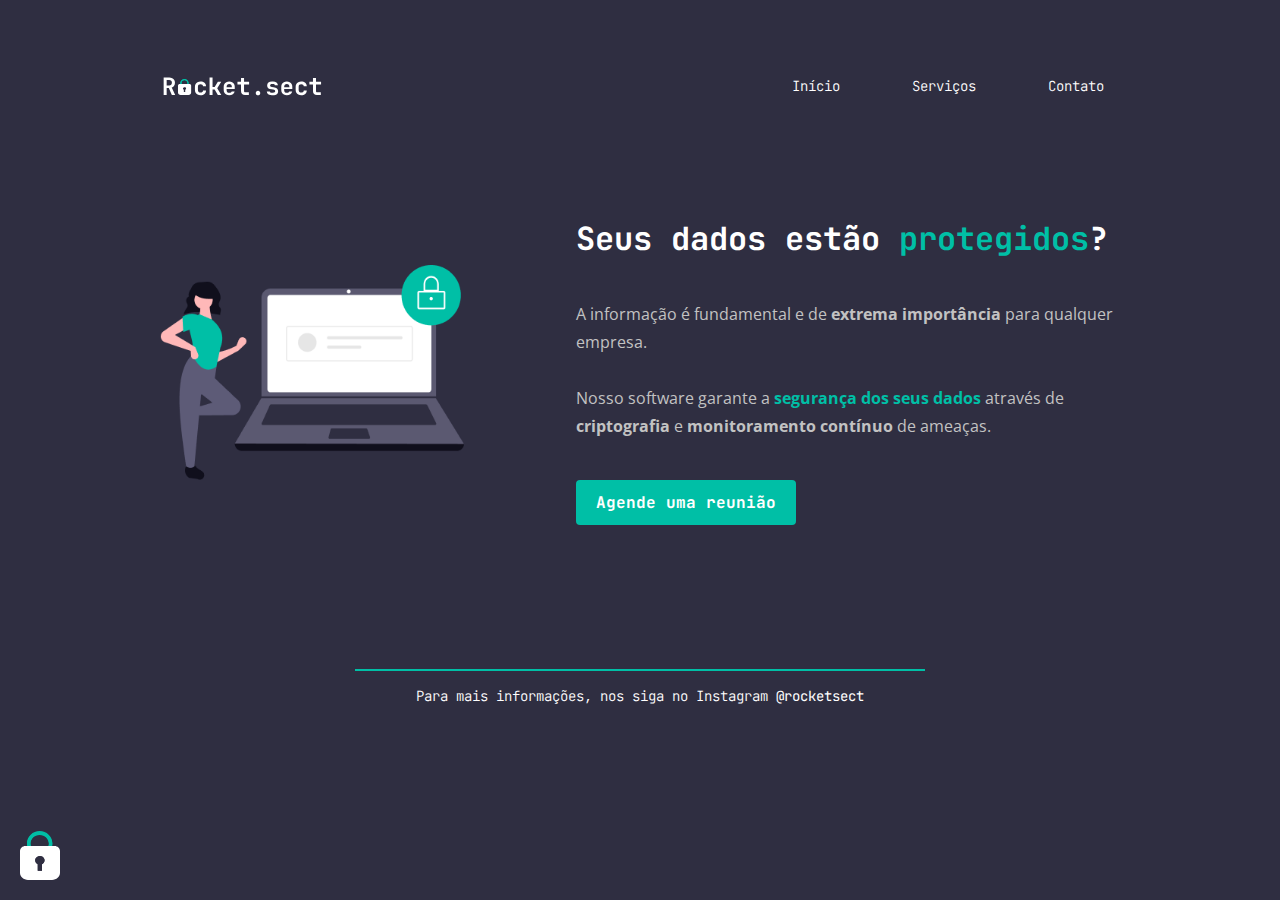
<file: learning-html-css/rocket-sect/index.html>
<!DOCTYPE html>
<html lang="pt-br">
<head>
  <link rel="preconnect" href="https://fonts.googleapis.com">
  <meta charset="UTF-8">
  <meta name="viewport" content="width=device-width, initial-scale=1.0">
  <title>Rocket.Sect</title>
  <link rel="preconnect" href="https://fonts.gstatic.com" crossorigin>
  <link href="https://fonts.googleapis.com/css2?family=JetBrains+Mono:wght@300;700&family=Open+Sans:wght@400;700&display=swap" rel="stylesheet">
  <link rel="stylesheet" href="style.css">
  <link rel="shortcut icon" href="images/padlock.svg" type="image/x-icon">
</head>
<body>
  <div id="page">
    <nav>
      <a href="#"><img id="logo" src="images/logo.svg" alt="Logo Rocket Sect"></a>
      <ul id="menu">
        <li><a href="#">Início</a></li>
        <li><a href="#">Serviços</a></li>
        <li><a href="#">Contato</a></li>
      </ul>
    </nav>
    <main>
      <img id="hero-image" src="images/img1.png" alt="Mulher perto de um notebook com um cadeado de segurança">
      <section class="text">
        <h1>Seus dados estão <span>protegidos</span>?</h1>
        <p>
          A informação é fundamental e de <strong>extrema importância</strong> para qualquer empresa.
          <br/>
          <br/>
          Nosso software garante a <span><strong>segurança dos seus dados</strong></span> através de <strong>criptografia</strong> e <strong>monitoramento contínuo</strong> de ameaças.
        </p>
        <button>
          Agende uma reunião
        </button>
      </section>
    </main>
    <footer>
      <div id="line">
      </div>
      <p>
        Para mais informações, nos siga no Instagram <span><a href="https://instagram.com/rocketsect"><strong>@rocketsect</strong></span></a>
      </p>
      <img id="padlock" src="images/padlock.svg" alt="Símbolo de um cadeado">
    </footer>
  </div>
</body>
</html>
</file>
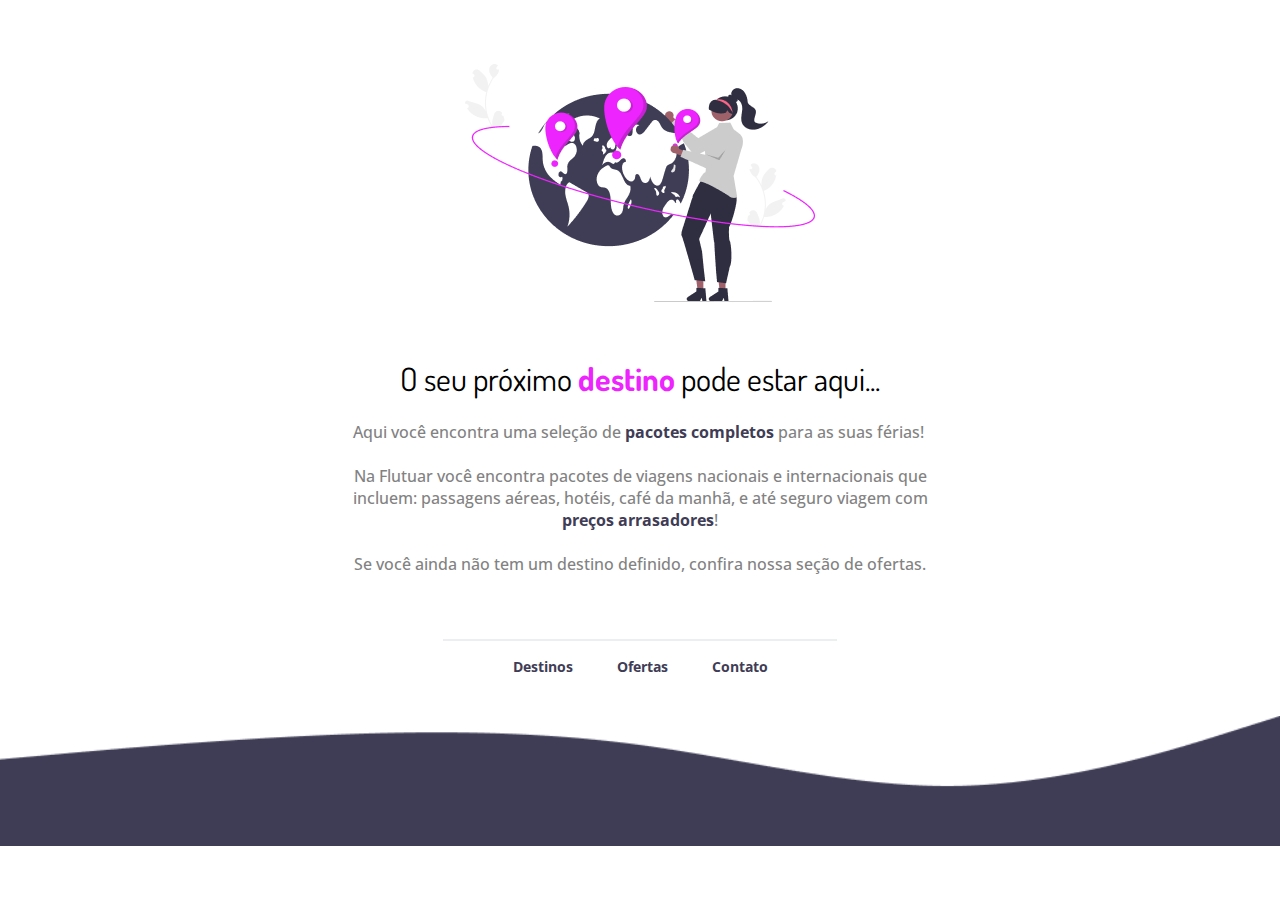
<file: learning-html-css/rocketseat-challenge-01-extra/index.html>
<!DOCTYPE html>
<html lang="pt-br">
  <head>
    <link rel="preconnect" href="https://fonts.googleapis.com">
    <link rel="preconnect" href="https://fonts.gstatic.com" crossorigin>
    <meta charset="UTF-8">
    <meta name="viewport" content="width=device-width, initial-scale=1.0">
    <link rel="shortcut icon" href="images/favicon.png" type="image/x-icon">
    <link rel="stylesheet" href="style.css">
    <link href="https://fonts.googleapis.com/css2?family=Dosis:wght@500;700&family=Open+Sans:wght@400;700&display=swap" rel="stylesheet">
    <title>Flutuar.com | Pacotes completos para suas férias</title>
  </head>
  <body>
    <div id="hero">
      <img src="images/img1.png" alt="Ilustração de uma mulher colocando pontos em um globo representando o Planeta Terra">
      <h1>O seu próximo <span>destino</span> pode estar aqui...</h1>
      <p>
        Aqui você encontra uma seleção de <strong><span>pacotes completos</span></strong> para as suas férias! 
        <br/>
        <br/>
        Na Flutuar você encontra pacotes de viagens nacionais e internacionais que incluem: passagens aéreas, hotéis, café da manhã, e até seguro viagem com <strong><span>preços arrasadores</span></strong>!
        <br/>
        <br/>
        Se você ainda não tem um destino definido, confira nossa seção de ofertas.
      </p>
    </div>
    <div id="line">
    </div>  
    <div id="footer">
      <a href="https://flutuar.com/destinos">Destinos</a>
      <a href="https://flutuar.com/ofertas">Ofertas</a>
      <a href="https://flutuar.com/contato">Contato</a>
      <img class="wave" src="images/wave.png" alt="Ilustração de uma onda na base da página">
    </div>
  </body>
</html>
</file>
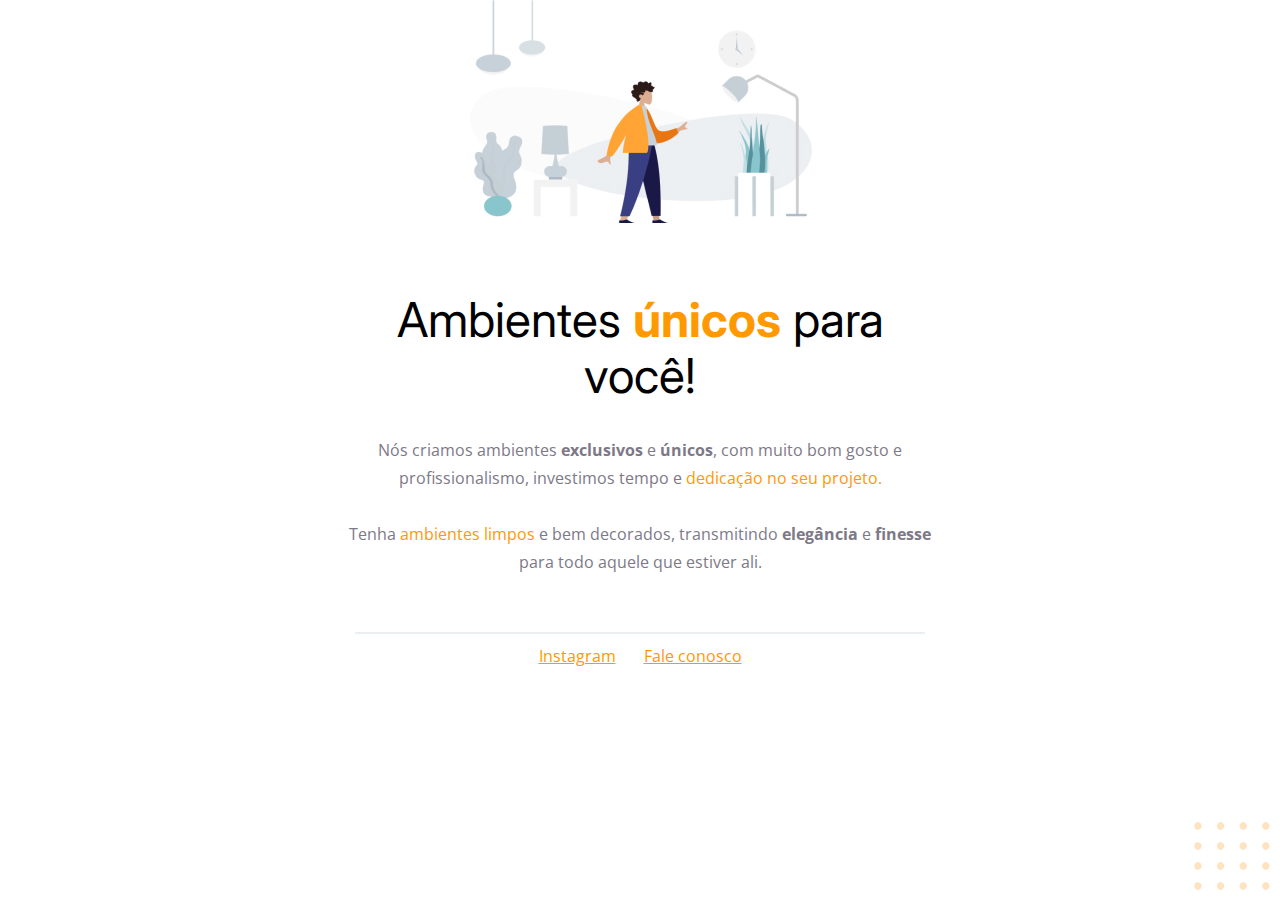
<file: learning-html-css/rocketseat-challenge01/index.html>
<!-- Instrução que define o tipo do documento. -->
<!DOCTYPE html>
<html lang="pt-br">
  <!-- Tag <head> contém as instruções para a página -->
  <head>
    <link rel="preconnect" href="https://fonts.googleapis.com" />
    <link rel="preconnect" href="https://fonts.gstatic.com" crossorigin />
    <meta charset="UTF-8" />
    <meta name="viewport" content="width=device-width, initial-scale=1.0" />
    <title>Móveis customizados</title>

    <link
      href="https://fonts.googleapis.com/css2?family=Inter:wght@400;700&family=Open+Sans:wght@400;700&display=swap"
      rel="stylesheet"
    />

    <link rel="stylesheet" href="style.css" />
  </head>

  <!-- Tag <body> é o corpo do documento, onde tem as informações que serão mostradas. -->
  <body>
    <div id="hero">
      <img
      src="images/img1.jpg"
      alt="Desenho de uma pessoa vestindo uma camisa amarela em uma sala com Móveis"
    />
      <h1>Ambientes <span>únicos</span> para você!</h1>
      <p>
      Nós criamos ambientes <strong>exclusivos</strong> e <strong>únicos</strong>, com muito bom gosto e profissionalismo, investimos tempo e <span>dedicação no seu projeto.</span>
        <br/>
        <br/>
        Tenha <span>ambientes limpos</span> e bem decorados, transmitindo <strong>elegância</strong> e <strong>finesse</strong> para todo aquele que estiver ali.
      </p>
    </div>
    <div class="line"></div>
    <div id="footer">
      <a target="_blank" href="https://instagram.com/moveisparavoce"
        >Instagram</a>
      <a href="mailto:contato@moveisparavoce.com">Fale conosco</a>
    </div>
    <img
      id="balls"
      src="images/balls.svg"
      alt="Bolinhas alaranjadas no canto inferior direito da tela"
    />
  </body>
</html>
</file>
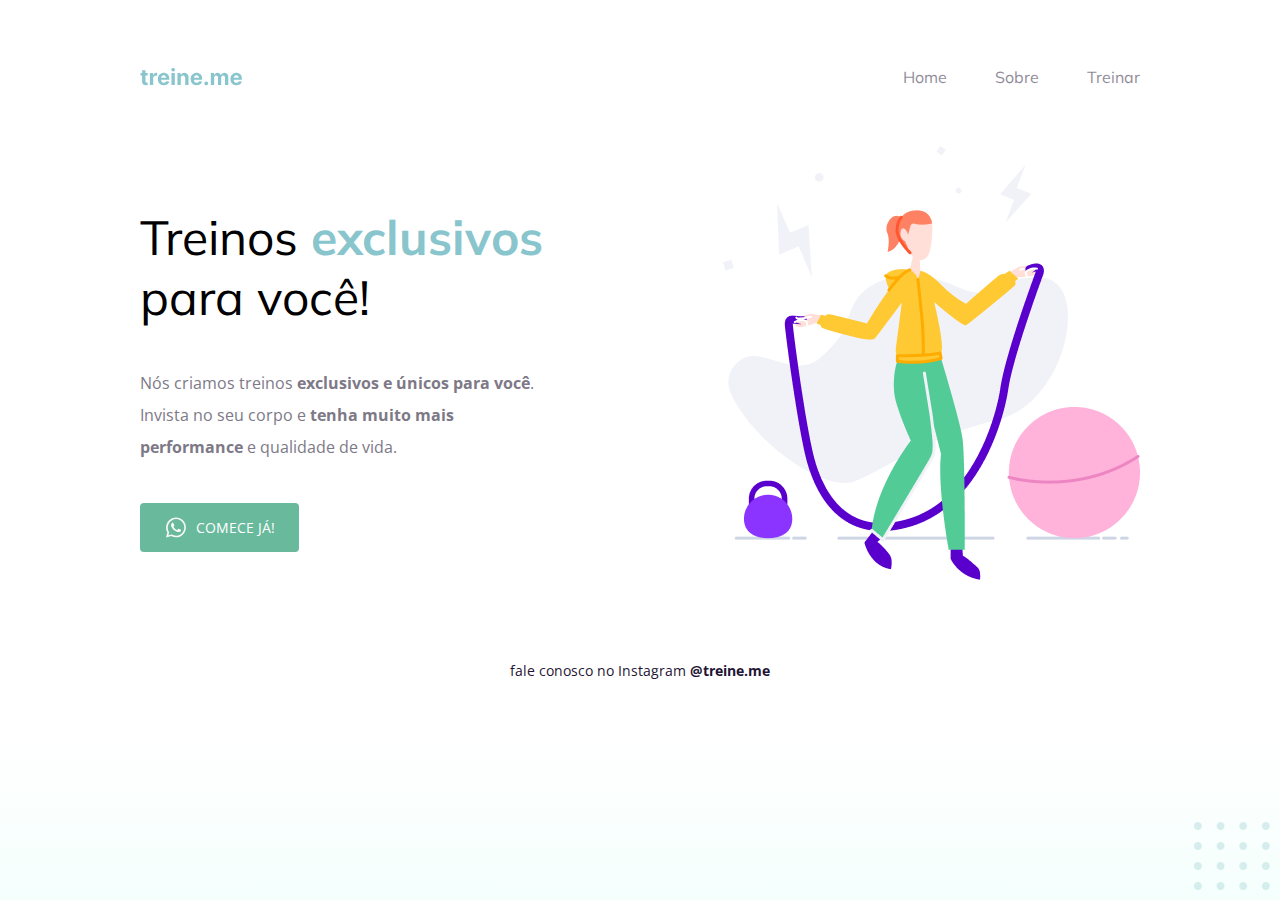
<file: learning-html-css/treine-me/index.html>
<!DOCTYPE html>
<html lang="pt-br">
<head>
  <link rel="preconnect" href="https://fonts.googleapis.com">
  <link rel="preconnect" href="https://fonts.gstatic.com" crossorigin>
  <meta charset="UTF-8">
  <meta name="viewport" content="width=device-width, initial-scale=1.0">
  <title>Treine.me | Treinos exclusivos para você</title>
  <link href="https://fonts.googleapis.com/css2?family=Mulish:wght@400700&family=Open+Sans:wght@400;700&display=swap" rel="stylesheet">
  <link rel="stylesheet" href="style.css">
</head>
  <body>
    <div class="page">
      <nav>
        <a id="logo" href="https://treine.me">
         <img src="images/logo.svg" alt="Marca Treine.me">
        </a>
        <ul>
          <li><a href="#">Home</a></li>
          <li><a href="#">Sobre</a></li>
          <li><a href="#">Treinar</a></li>
        </ul>
      </nav>
      <main>
        <section class="text">
          <h1>Treinos <span><strong>exclusivos</strong></span> para você!</h1>
          <p>
            Nós criamos treinos <strong>exclusivos e únicos para você</strong>.
            <br/>
            Invista no seu corpo e <strong>tenha muito mais performance</strong>   e qualidade de vida.
          </p>
          <button>
            <img src="images/whatsapp.svg" alt="Ícone WhatsApp">Comece já!
          </button>
        </section>
        
        <img src="images/fitness.png" alt="Ilustração de uma mulher pulando corda numa academia">
      </main>
      <footer>
        fale conosco no Instagram <a href="https://instagram.com/treine.me">@treine.me</a>
      </footer>
    </div>
    <img id="balls" src="images/balls.png" alt="Bolinhas decorativas verdes no canto inferior direito da página">
  </body>
</html>
</file>
<file: learning-html-css/rocket-sect/style.css>
body {
  background-color: #2F2E41;
  margin: 0 auto;
  min-width: 100vh;
  align-items: center;
  align-content: center;
}

#page {
  margin: 0 auto;
  padding-top: 72px;
  width: 960px;
  align-items: center;
  align-content: center;
}

nav {
  display: flex;
  justify-content: space-between;
  align-items: center;
  margin-bottom: 96px;
}

ul {
  display: flex;
  align-items: flex-start;
  gap: 40px;
  list-style: none;
  margin: 0;
  padding: 0;
  font-family: "JetBrains Mono", monospace;
  font-size: 14px;
  font-weight: 300;
}

ul li a {
  color: #FFFFFF;
  text-decoration: none;
  padding: 12px 16px;
  border-radius: 4px;
}

ul li a:hover {
  background-color: #212035;
  padding: 12px 16px;
}

main {
  display: flex;
  align-items: center;
  justify-content: space-between;
  gap: 112px;
}

#hero-image {
  max-width: 400px;
  min-width: 304px;
}

h1 {
  font-family: "JetBrains Mono", monospace;
  font-size: 32px;
  font-weight: 700;
  color: #FFFFFF;
  margin-bottom: 40px;
}

h1 span {
  color: #00BFA6;
}

main p {
  color: #C2C2C2;
  font-family: "Open Sans", sans-serif;
  font-size: 16px;
  font-weight: 400;
  line-height: 28px;
}

main p span {
  color: #00BFA6;
}

main button {
  margin: 24px 0;
  background-color: #00BFA6;
  border: none;
  border-radius: 4px;
  font-family: "JetBrains Mono", monospace;
  font-size: 16px;
  font-weight: 700;
  text-decoration: none;
  color: #FFFFFF;
  padding: 12px 20px;
}

main button:hover {
  background: #009f8a;
  cursor: pointer;
}

#line {
  width: 568px;
  height: 0px;
  border: 1px solid;
  color: #00BFA6;
  margin: 120px auto 16px;
}

footer p, a {
  color: #FFFFFF;
  font-family: "JetBrains Mono", monospace;
  font-size: 14px;
  font-weight: 300;
  text-decoration: none;
  color: #FFFFFF;
  text-align: center;
}

#padlock {
  position: fixed;
  bottom: 20px;
  left: 20px;
  width: 40px;
}
</file>
<file: learning-html-css/rocketseat-challenge-01-extra/style.css>
body {
  margin: 0;
  text-align: center;
}

#hero {
  width: 576px;
  margin: 0 auto;
}

#hero img {
  width: 350px;
  margin: 64px auto 32px;
}

h1 {
  font-family: "Dosis", sans-serif;
  font-size: 32px;
  font-weight: 400;
  line-height: 40px; 
}

h1 span {
  font-weight: 700;
  color: #EE24FF;
}

#hero p {
  font-family: 'Open Sans', sans-serif;
  font-weight: 500;
  color: #828282;
}

#hero p span {
  color: #3F3D56;
}

#line {
  width: 392px;
  height: 0px;
  border: 1px solid;
  color: #ECEFF2;
  margin: 64px auto 16px;
}

#footer a {
  font-family: 'Open Sans', sans-serif;
  text-decoration: none;
  font-size: 14px;
  font-weight: 700;
  color: #3F3D56;
  margin: 0 auto;
  margin-inline: 20px;
}

.wave {
  position: relative;
  bottom: 0px;
  margin-top: 40px;
  margin-bottom: 0px;
  width: 100%;
}
</file>
<file: learning-html-css/rocketseat-challenge01/style.css>
body {
  font-family: "Open Sans", sans-serif;
  text-align: center;
  margin: 0px auto;
}

#hero {
    width: 592px;
    margin: 0px auto 56px;
}

#hero img {
    margin: 0px;
    margin-bottom: 32px;
}

h1 {
  font-family: "Inter", sans-serif;
  font-size: 48px;
  line-height: 56px;
  font-weight: normal;
}

h1 span {
  font-weight: bold;
  margin-bottom: 32px;
}

span, a {
  color: #ff9900;
}

p, #footer {
  color: #7d7987;
  font-size: 16px;
  line-height: 28px;
  margin-bottom: 16px;
}

#footer a + a {
  margin-inline-start: 24px;
}

.line {
    width: 568px;
    height: 0;
    margin: 0 auto 8px;
    border: 1px solid #ECEFF2;
}

#balls {
    position: fixed;
    bottom: 0px;
    right: 0px;
}
</file>
<file: learning-html-css/treine-me/style.css>
body {
  margin: 0 auto;
  background: linear-gradient(180deg, rgba(255, 227, 255, 0.00) 82.08%, rgba(227, 255, 248, 0.38) 100%);
  min-height: 100vh;
}

.page {
  width: 1000px;
  margin: 0px auto;
  padding-top: 64px;
}

nav {
  display: flex;
  justify-content: space-between;
  align-items: center;
  margin-bottom: 56px;
}

ul {
  display: flex;
  list-style: none;
  gap: 48px;
  margin: 0;
  padding: 0;
  font-family: "Mulish", sans-serif;
  font-weight: 400;
}

ul li a {
  color: #1F1534;
  text-decoration: none;
  opacity: 0.5;
}

ul li a:hover {
  font-family: "Mulish", sans-serif;
  font-weight: 700;
  opacity: 1;
}

main {
  display: flex;
  align-items: center;
  justify-content: space-between;
}

h1 {
  width: 420px;
  font-family: "Mulish", sans-serif;
  font-weight: 400;
  font-size: 48px;
  line-height: 60px;
  color: #000000;
}

h1 span {
  color: #89C5CC;
}

section p {
  font-family: "Open Sans", sans-serif;
  font-weight: 400;
  font-size: 16px;
  line-height: 32px;
  color: #7D7987;
  margin: 40px 0;
  width: 420px;
}

button {
  display: flex;
  align-items: center;
  justify-content: center;
  gap: 8px;
  padding: 12px 24px;
  color: #FFFFFF;
  font-family: "Open Sans", sans-serif;
  font-weight: 400;
  font-size: 14px;
  background-color: #69B99D;
  border: none;
  border-radius: 4px;
  text-transform: uppercase;
  cursor: pointer;
}

button:hover {
  background-color: #4d9c80;
}

footer {
  font-family: "Open Sans", sans-serif;
  font-weight: 400;
  font-size: 14px;
  line-height: 22px;
  color: #1F1534;
  text-align: center;
  margin: 80px auto 40px;
}

footer a {
  font-weight: 700;
  text-decoration: none;
  color: #1F1534;
}

#balls {
  position: fixed;
  bottom: 0px;
  right: 0px;
}
</file>
